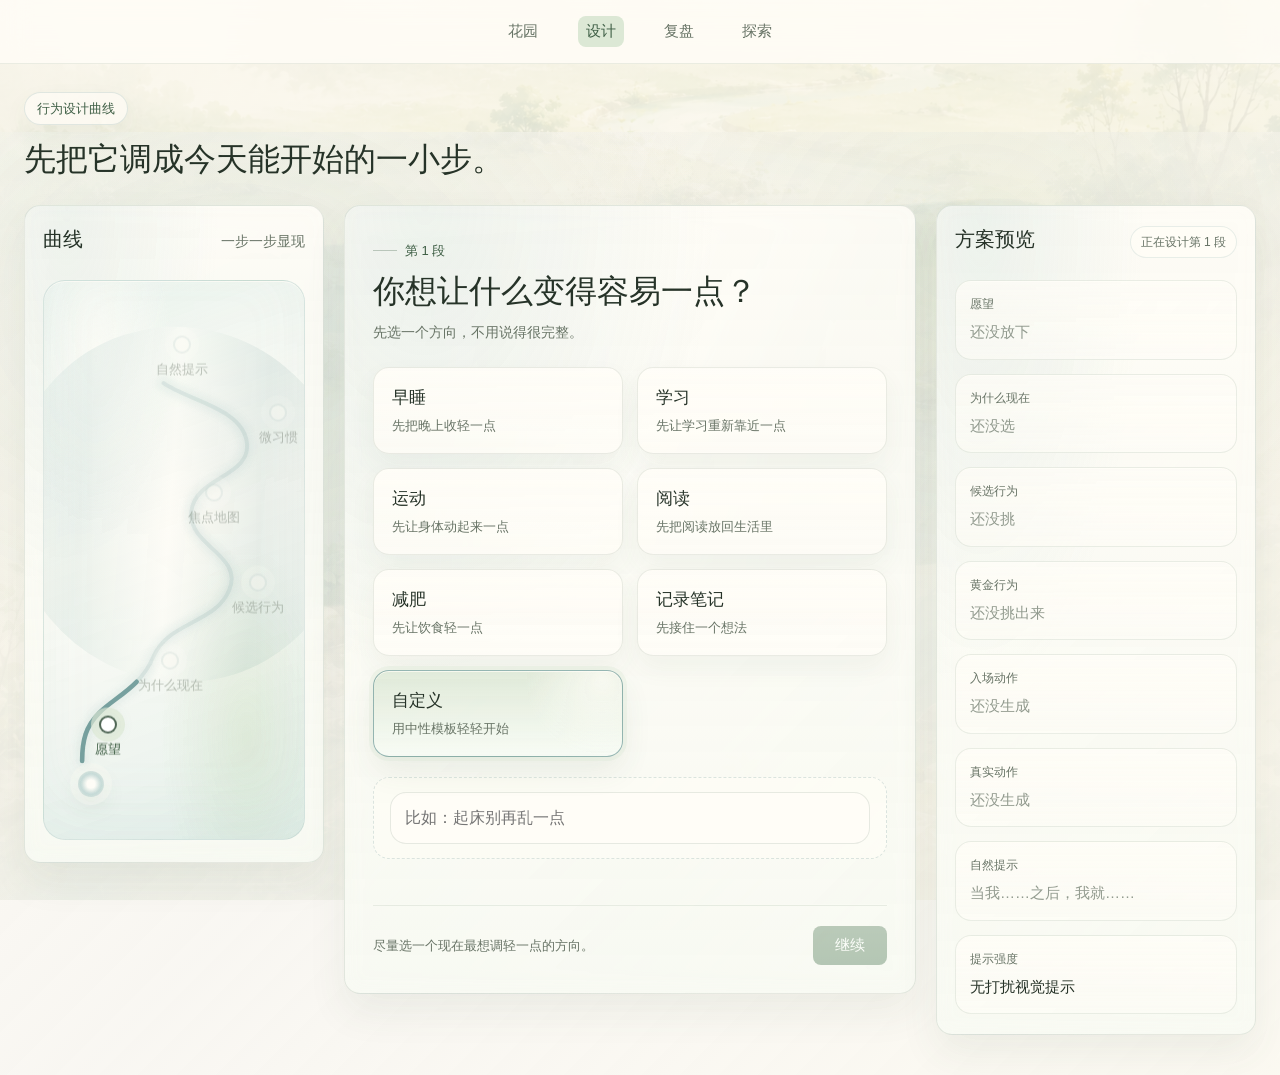
<file: create.html>
<!doctype html>
<html lang="zh-CN">
<head>
  <meta charset="utf-8" />
  <meta name="viewport" content="width=device-width,initial-scale=1" />
  <title>行为设计曲线</title>
  <link rel="stylesheet" href="assets/css/base.css" />
  <link rel="stylesheet" href="assets/css/animations.css" />
  <link rel="stylesheet" href="assets/css/create.css" />
  <script defer src="assets/js/app-state.js"></script>
  <script defer src="assets/js/create-flow.js"></script>
</head>
<body class="river-bg-page">
  <div class="page-wrap">
    <nav class="top-nav" aria-label="主导航">
      <a href="index.html">花园</a>
      <a href="create.html" class="active">设计</a>
      <a href="review.html">复盘</a>
      <a href="explore.html">探索</a>
    </nav>

    <main class="main-content create-page fade-in">
      <div class="create-intro">
        <p class="create-kicker">行为设计曲线</p>
        <h1 class="page-title">先把它调成今天能开始的一小步。</h1>
      </div>

      <section class="create-layout" aria-label="行为设计">
        <aside class="curve-panel card" aria-labelledby="curve-title">
          <div class="curve-panel__header">
            <h2 id="curve-title" class="section-title">曲线</h2>
            <p class="helper-text">一步一步显现</p>
          </div>
          <div id="curve-board" class="curve-board"></div>
        </aside>

        <section class="workspace-panel" aria-live="polite">
          <div id="step-card" class="card step-card"></div>
        </section>

        <aside class="preview-panel card" aria-labelledby="preview-title">
          <div class="preview-panel__header">
            <h2 id="preview-title" class="section-title">方案预览</h2>
            <span id="preview-badge" class="preview-badge">先从愿望开始</span>
          </div>
          <div id="plan-preview" class="plan-preview"></div>
        </aside>
      </section>
    </main>
  </div>
</body>
</html>
</file>
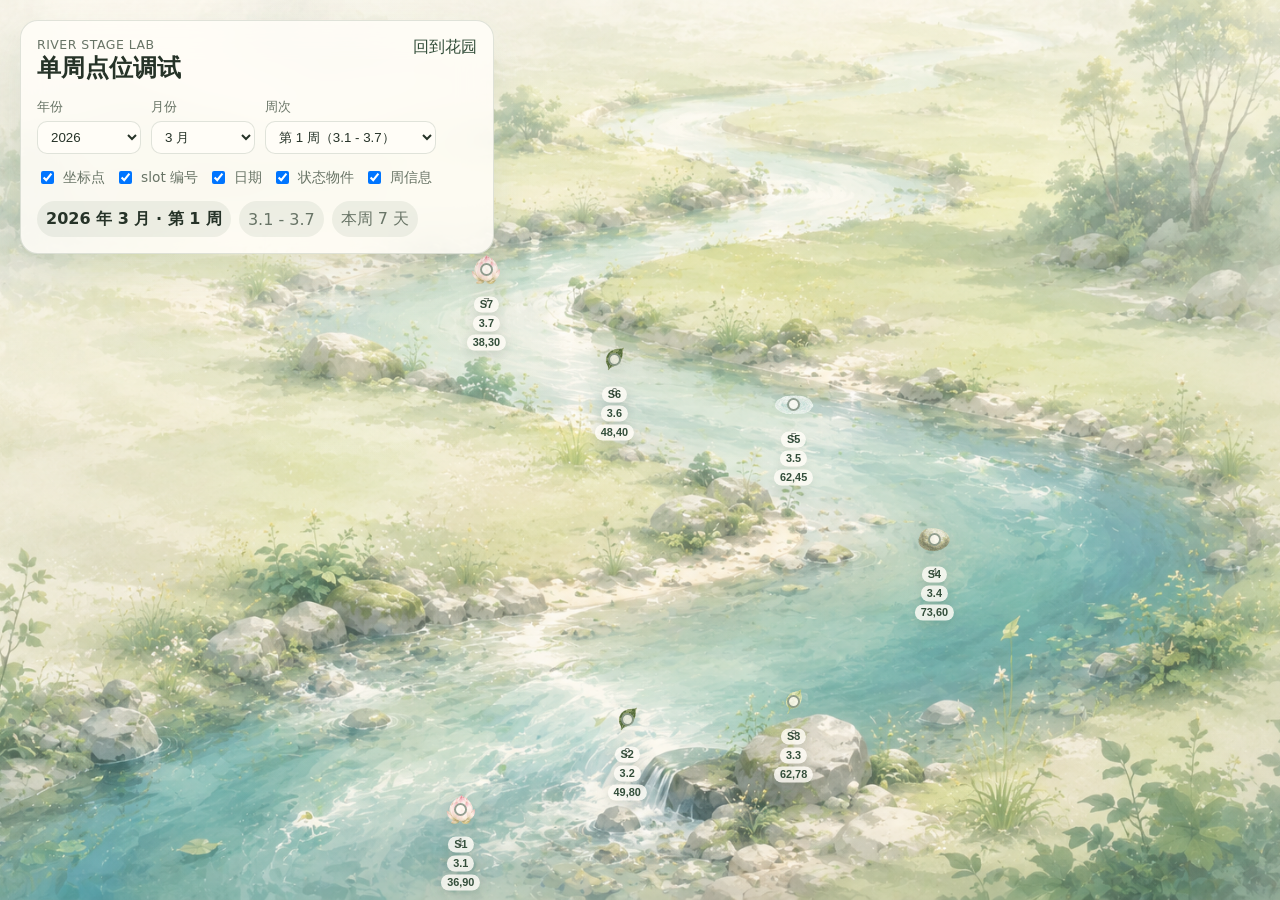
<file: river-lab.html>
<!DOCTYPE html>
<html lang="zh-CN">
<head>
  <meta charset="UTF-8">
  <meta name="viewport" content="width=device-width, initial-scale=1.0">
  <title>River Stage Lab</title>
  <link rel="stylesheet" href="assets/css/river-stage.css">
</head>
<body class="river-lab-page debug-show-coordinates debug-show-slot debug-show-date debug-show-assets debug-show-week">
  <main class="river-lab-shell">
    <section class="river-lab-panel" aria-label="河流点位调试">
      <div class="river-lab-panel__header">
        <div>
          <p class="river-lab-kicker">River Stage Lab</p>
          <h1>单周点位调试</h1>
        </div>
        <a class="river-lab-link" href="index.html">回到花园</a>
      </div>

      <div class="river-lab-controls">
        <label>
          年份
          <select id="labYear"></select>
        </label>
        <label>
          月份
          <select id="labMonth"></select>
        </label>
        <label>
          周次
          <select id="labWeek"></select>
        </label>
      </div>

      <div class="river-lab-debug" aria-label="Debug 模式">
        <label><input type="checkbox" data-debug-toggle="debug-show-coordinates" checked> 坐标点</label>
        <label><input type="checkbox" data-debug-toggle="debug-show-slot" checked> slot 编号</label>
        <label><input type="checkbox" data-debug-toggle="debug-show-date" checked> 日期</label>
        <label><input type="checkbox" data-debug-toggle="debug-show-assets" checked> 状态物件</label>
        <label><input type="checkbox" data-debug-toggle="debug-show-week" checked> 周信息</label>
      </div>

      <div id="labInfo" class="river-lab-info" aria-live="polite"></div>
    </section>

    <section id="riverLabStage" class="river-lab-stage" aria-label="河流背景单周点位"></section>
    <div id="riverLabTooltip" class="river-lab-tooltip" hidden></div>
  </main>

  <script src="assets/js/river-stage-model.js"></script>
  <script src="assets/js/river-stage-renderer.js"></script>
  <script>
    (function () {
      'use strict';

      var yearSelect = document.getElementById('labYear');
      var monthSelect = document.getElementById('labMonth');
      var weekSelect = document.getElementById('labWeek');
      var info = document.getElementById('labInfo');
      var stage = document.getElementById('riverLabStage');
      var tooltip = document.getElementById('riverLabTooltip');

      var statusSamples = ['real', 'entry', 'downgrade', 'missed', 'unrecorded', 'entry', 'real'];

      function pad2(value) {
        return String(value).padStart(2, '0');
      }

      function getMonthWeeks(year, monthIndex) {
        var monthEnd = new Date(year, monthIndex + 1, 0).getDate();
        var weeks = [];

        for (var startDay = 1; startDay <= monthEnd; startDay += 7) {
          var week = [];
          var endDay = Math.min(startDay + 6, monthEnd);

          for (var day = startDay; day <= endDay; day += 1) {
            week.push({
              year: year,
              monthIndex: monthIndex,
              day: day,
              dateISO: year + '-' + pad2(monthIndex + 1) + '-' + pad2(day)
            });
          }

          weeks.push(week);
        }

        return weeks;
      }

      function getStatusLabel(status) {
        return window.RiverStageModel.getStatusLabel(status);
      }

      function makeRecord(day, index) {
        var status = statusSamples[index % statusSamples.length];
        if (status === 'unrecorded') return null;
        return {
          date: day.dateISO,
          status: status,
          note: ''
        };
      }

      function fillSelects() {
        var currentYear = new Date().getFullYear();
        for (var year = currentYear - 2; year <= currentYear + 2; year += 1) {
          var yearOption = document.createElement('option');
          yearOption.value = String(year);
          yearOption.textContent = String(year);
          yearSelect.appendChild(yearOption);
        }

        for (var month = 0; month < 12; month += 1) {
          var monthOption = document.createElement('option');
          monthOption.value = String(month);
          monthOption.textContent = String(month + 1) + ' 月';
          monthSelect.appendChild(monthOption);
        }

        yearSelect.value = '2026';
        monthSelect.value = '2';
      }

      function updateWeekOptions() {
        var year = Number(yearSelect.value);
        var monthIndex = Number(monthSelect.value);
        var previous = Number(weekSelect.value || 0);
        var weeks = getMonthWeeks(year, monthIndex);

        weekSelect.replaceChildren();
        weeks.forEach(function (week, index) {
          var first = week[0];
          var last = week[week.length - 1];
          var option = document.createElement('option');
          option.value = String(index);
          option.textContent = '第 ' + (index + 1) + ' 周（' + (monthIndex + 1) + '.' + first.day + ' - ' + (monthIndex + 1) + '.' + last.day + '）';
          weekSelect.appendChild(option);
        });

        weekSelect.value = String(Math.min(previous, weeks.length - 1));
      }

      function renderInfo(year, monthIndex, weekIndex, week) {
        var first = week[0];
        var last = week[week.length - 1];
        info.innerHTML = '';

        var title = document.createElement('strong');
        title.textContent = year + ' 年 ' + (monthIndex + 1) + ' 月 · 第 ' + (weekIndex + 1) + ' 周';
        info.appendChild(title);

        var range = document.createElement('span');
        range.textContent = (monthIndex + 1) + '.' + first.day + ' - ' + (monthIndex + 1) + '.' + last.day;
        info.appendChild(range);

        var count = document.createElement('span');
        count.textContent = '本周 ' + week.length + ' 天';
        info.appendChild(count);
      }

      function renderLab() {
        var year = Number(yearSelect.value);
        var monthIndex = Number(monthSelect.value);
        var weeks = getMonthWeeks(year, monthIndex);
        var weekIndex = Math.min(Number(weekSelect.value || 0), weeks.length - 1);
        var week = weeks[weekIndex] || [];
        var layer;

        window.RiverStageRenderer.renderRiverBackground(stage, { mode: 'lab' });
        layer = stage.querySelector('.river-stage__record-layer');
        window.RiverStageRenderer.clearRiverLayer(stage);

        week.forEach(function (day, index) {
          var slot = window.RiverStageRenderer.RIVER_WEEK_SLOTS[index];
          var record = makeRecord(day, index);
          var item = window.RiverStageRenderer.renderRiverItem(layer, {
            dateISO: day.dateISO,
            day: day.day,
            slot: slot.slot,
            x: slot.x,
            y: slot.y
          }, record, {});
          var status = record ? record.status : 'unrecorded';

          item.dataset.week = String(weekIndex + 1);
          item.dataset.coordinates = 'x ' + slot.x + ' / y ' + slot.y;
          item.dataset.statusLabel = getStatusLabel(status);

          var meta = document.createElement('span');
          meta.className = 'river-lab-marker-meta';
          meta.innerHTML = '<b class="river-lab-slot">S' + slot.slot + '</b><b class="river-lab-date">' + (monthIndex + 1) + '.' + day.day + '</b><b class="river-lab-coordinates">' + slot.x + ',' + slot.y + '</b>';
          item.appendChild(meta);
        });

        renderInfo(year, monthIndex, weekIndex, week);
      }

      function showTooltip(event) {
        var item = event.target.closest('[data-river-item="true"]');
        if (!item) return;

        tooltip.innerHTML = '';
        [
          item.dataset.date,
          '第 ' + item.dataset.week + ' 周',
          'slot ' + item.dataset.slot,
          item.dataset.statusLabel,
          item.dataset.coordinates
        ].forEach(function (line) {
          var row = document.createElement('div');
          row.textContent = line;
          tooltip.appendChild(row);
        });

        tooltip.hidden = false;
        tooltip.style.left = event.clientX + 14 + 'px';
        tooltip.style.top = event.clientY + 14 + 'px';
      }

      function hideTooltip() {
        tooltip.hidden = true;
      }

      function bindEvents() {
        yearSelect.addEventListener('change', function () {
          updateWeekOptions();
          renderLab();
        });
        monthSelect.addEventListener('change', function () {
          updateWeekOptions();
          renderLab();
        });
        weekSelect.addEventListener('change', renderLab);

        document.querySelectorAll('[data-debug-toggle]').forEach(function (toggle) {
          toggle.addEventListener('change', function () {
            document.body.classList.toggle(toggle.dataset.debugToggle, toggle.checked);
          });
        });

        stage.addEventListener('mousemove', showTooltip);
        stage.addEventListener('mouseleave', hideTooltip);
      }

      fillSelects();
      updateWeekOptions();
      bindEvents();
      renderLab();
    })();
  </script>
</body>
</html>
</file>
<file: assets/css/base.css>
/* ========================================
   base.css — global variables, reset,
   typography, layout, buttons, cards, nav
   ======================================== */

/* ----- CSS custom properties ----- */
:root {
  /* background & surface */
  --color-bg: #f7f3ea;
  --color-surface: #fffdf7;
  --color-surface-soft: #f0eadf;
  --color-surface-warm: #fff9ee;

  /* primary — sage / moss green */
  --color-primary: #6f8f72;
  --color-primary-dark: #3f5f46;
  --color-primary-light: #dce8d5;

  /* wood / leaf accents */
  --color-wood: #a9825a;
  --color-leaf: #7fa86b;
  --color-leaf-pale: #bed4a9;
  --color-yellow-leaf: #d7b56d;
  --color-glow: #f4df9b;

  /* text */
  --color-text: #263328;
  --color-text-soft: #687466;

  /* border & shadow */
  --color-border: rgba(63, 95, 70, 0.16);
  --color-border-soft: rgba(63, 95, 70, 0.10);
  --shadow-soft: 0 18px 42px rgba(63, 95, 70, 0.10);
  --shadow-card: 0 10px 26px rgba(63, 95, 70, 0.08);
  --shadow-card-hover: 0 16px 34px rgba(63, 95, 70, 0.13);

  /* radius */
  --radius-sm: 8px;
  --radius-md: 16px;
  --radius-lg: 22px;
  --radius-pill: 999px;

  /* motion */
  --motion-fast: 140ms ease;
  --motion-card: 200ms ease;
  --motion-page: 340ms ease;

  /* spacing */
  --space-xs: 4px;
  --space-sm: 8px;
  --space-md: 16px;
  --space-lg: 24px;
  --space-xl: 32px;
  --space-2xl: 48px;
  --max-width: 960px;
}

/* ----- reset ----- */
*, *::before, *::after {
  box-sizing: border-box;
  margin: 0;
  padding: 0;
}

html, body {
  height: 100%;
}

body {
  background:
    radial-gradient(circle at 18% 0%, rgba(244, 223, 155, 0.18), transparent 28%),
    radial-gradient(circle at 90% 12%, rgba(220, 232, 213, 0.34), transparent 30%),
    linear-gradient(180deg, #fbf8ef 0%, var(--color-bg) 46%, #f4efe5 100%);
  background-attachment: fixed;
  color: var(--color-text);
  font-family:
    -apple-system,
    BlinkMacSystemFont,
    "Segoe UI",
    "PingFang SC",
    "Microsoft YaHei",
    sans-serif;
  font-size: 16px;
  line-height: 1.5;
  -webkit-font-smoothing: antialiased;
}

/* ----- river background utility (shared by create, review, explore) ----- */
.river-bg-page {
  background-image:
    linear-gradient(rgba(250, 247, 237, 0.74), rgba(250, 247, 237, 0.82)),
    url("../images/river-stage-bg.png");
  background-size: cover;
  background-position: center;
  background-attachment: fixed;
}

img, svg {
  display: block;
  max-width: 100%;
}

a {
  color: var(--color-primary-dark);
  text-decoration: none;
}
a:hover {
  color: var(--color-primary);
}

/* ----- page wrapper ----- */
.page-wrap {
  min-height: 100vh;
  display: flex;
  flex-direction: column;
}

/* ----- top navigation ----- */
.top-nav {
  display: flex;
  align-items: center;
  justify-content: center;
  gap: var(--space-xl);
  padding: var(--space-md) var(--space-lg);
  background: rgba(255, 253, 247, 0.82);
  border-bottom: 1px solid rgba(63, 95, 70, 0.10);
  backdrop-filter: blur(14px);
}
.top-nav a {
  font-size: 15px;
  color: var(--color-text-soft);
  padding: var(--space-xs) var(--space-sm);
  border-radius: var(--radius-sm);
  transition: color var(--motion-fast), background var(--motion-fast), transform var(--motion-fast);
}
.top-nav a:hover,
.top-nav a.active {
  color: var(--color-primary-dark);
  background: var(--color-primary-light);
}
.top-nav a:hover {
  transform: translateY(-1px);
}

/* ----- main content ----- */
.main-content {
  flex: 1;
  max-width: var(--max-width);
  width: 100%;
  margin: 0 auto;
  padding: var(--space-xl) var(--space-lg);
}

/* ----- typography ----- */
.page-title {
  font-size: 32px;
  font-weight: 500;
  color: var(--color-text);
  margin-bottom: var(--space-sm);
}
.section-title {
  font-size: 20px;
  font-weight: 500;
  color: var(--color-text);
  margin-bottom: var(--space-sm);
}
.helper-text {
  font-size: 14px;
  color: var(--color-text-soft);
}

/* ----- cards ----- */
.card {
  background:
    radial-gradient(circle at top left, rgba(244, 223, 155, 0.13), transparent 36%),
    linear-gradient(180deg, rgba(255, 253, 247, 0.98), rgba(255, 249, 238, 0.96));
  border: 1px solid var(--color-border-soft);
  border-radius: var(--radius-md);
  padding: var(--space-lg);
  box-shadow: var(--shadow-card);
  transition: transform var(--motion-card), box-shadow var(--motion-card), border-color var(--motion-card), background var(--motion-card);
}
.card:hover {
  transform: translateY(-2px);
  box-shadow: var(--shadow-card-hover);
  border-color: rgba(111, 143, 114, 0.20);
}
.card--active {
  border-color: var(--color-primary);
  background: var(--color-primary-light);
}
.card--pale {
  background: #f8faf5;
  border-color: var(--color-leaf-pale);
}

/* ----- buttons ----- */
.btn {
  display: inline-flex;
  align-items: center;
  justify-content: center;
  gap: var(--space-xs);
  padding: 10px 22px;
  font-size: 15px;
  font-family: inherit;
  font-weight: 500;
  border: none;
  border-radius: var(--radius-sm);
  cursor: pointer;
  transition: transform var(--motion-fast), box-shadow var(--motion-fast), background var(--motion-fast), border-color var(--motion-fast), color var(--motion-fast);
  user-select: none;
}
.btn:hover {
  transform: translateY(-1px);
}
.btn:active {
  transform: translateY(0) scale(0.98);
}
.btn--primary {
  background: linear-gradient(180deg, var(--color-primary), #628768);
  color: #fff;
  box-shadow: 0 8px 18px rgba(63, 95, 70, 0.18);
}
.btn--primary:hover {
  background: linear-gradient(180deg, #668b69, var(--color-primary-dark));
  box-shadow: 0 12px 24px rgba(63, 95, 70, 0.22);
}
.btn--secondary {
  background: var(--color-surface-soft);
  color: var(--color-text);
  border: 1px solid var(--color-border);
}
.btn--secondary:hover {
  background: var(--color-primary-light);
  border-color: rgba(111, 143, 114, 0.26);
}
.btn--ghost {
  background: transparent;
  color: var(--color-text-soft);
}
.btn--ghost:hover {
  color: var(--color-text);
  background: var(--color-surface-soft);
}
.btn--small {
  padding: 6px 14px;
  font-size: 13px;
}
.btn--large {
  padding: 14px 28px;
  font-size: 17px;
  border-radius: var(--radius-md);
}

/* ----- chip / tag ----- */
.chip {
  display: inline-flex;
  align-items: center;
  padding: 6px 14px;
  font-size: 14px;
  border-radius: var(--radius-pill);
  border: 1px solid var(--color-border);
  background: var(--color-surface);
  color: var(--color-text-soft);
  cursor: pointer;
  transition: background var(--motion-fast), border-color var(--motion-fast), color var(--motion-fast), transform var(--motion-fast);
  user-select: none;
}
.chip:hover {
  border-color: var(--color-primary);
  color: var(--color-primary-dark);
  transform: translateY(-1px);
}
.chip--active {
  background: var(--color-primary-light);
  border-color: var(--color-primary);
  color: var(--color-primary-dark);
}

/* ----- empty state ----- */
.empty-state {
  display: flex;
  flex-direction: column;
  align-items: center;
  justify-content: center;
  text-align: center;
  padding: var(--space-2xl) var(--space-lg);
  gap: var(--space-lg);
}

/* ----- utility ----- */
.sr-only {
  position: absolute;
  width: 1px; height: 1px;
  overflow: hidden;
  clip: rect(0 0 0 0);
  white-space: nowrap;
  border: 0;
}

button,
input {
  -webkit-tap-highlight-color: transparent;
}

:focus-visible {
  outline: 3px solid rgba(111, 143, 114, 0.28);
  outline-offset: 3px;
}

button:disabled,
.btn:disabled {
  transform: none;
  box-shadow: none;
}

@media (max-width: 640px) {
  body,
  .river-bg-page {
    background-attachment: scroll;
  }

  .top-nav {
    gap: var(--space-md);
    padding: 12px var(--space-md);
  }

  .main-content {
    padding: var(--space-lg) var(--space-md);
  }

  .page-title {
    font-size: 28px;
  }
}
</file>
<file: assets/css/animations.css>
/* ========================================
   animations.css — shared motion helpers
   ======================================== */

/* ----- page fade-in ----- */
.fade-in {
  animation: fadeIn var(--motion-page, 340ms ease) both;
}
@keyframes fadeIn {
  from { opacity: 0; transform: translateY(8px); }
  to   { opacity: 1; transform: translateY(0); }
}

/* ----- card hover (companion to base .card) ----- */
.card-lift {
  transition: transform var(--motion-card, 200ms ease), box-shadow var(--motion-card, 200ms ease);
}
.card-lift:hover {
  transform: translateY(-2px);
  box-shadow: var(--shadow-card-hover);
}

/* ----- button press ring ----- */
.btn-press {
  transition: transform var(--motion-fast, 140ms ease);
}
.btn-press:active {
  transform: translateY(0) scale(0.98);
}

/* ----- node glow ----- */
.node-glow {
  animation: nodeGlow 2.6s ease-in-out infinite;
}
@keyframes nodeGlow {
  0%, 100% { box-shadow: 0 0 0 8px rgba(220, 232, 213, 0.58), 0 0 12px rgba(111, 143, 114, 0.14); }
  50%      { box-shadow: 0 0 0 11px rgba(220, 232, 213, 0.76), 0 0 20px rgba(244, 223, 155, 0.26); }
}

/* ----- leaf grow ----- */
.leaf-grow {
  animation: leafGrow 0.58s cubic-bezier(0.2, 0.75, 0.25, 1) both;
}
@keyframes leafGrow {
  from { opacity: 0; transform: rotate(var(--leaf-rotate, 0deg)) scale(0.78) translateY(4px); }
  to   { opacity: 1; transform: rotate(var(--leaf-rotate, 0deg)) scale(1) translateY(0); }
}

/* ----- soft glow pulse (for glow / aura) ----- */
.glow-pulse {
  animation: glowPulse 2.8s ease-in-out infinite;
}
@keyframes glowPulse {
  0%, 100% { opacity: 0.5; }
  50%      { opacity: 1; }
}

/* ----- tooltip / popover fade ----- */
.tooltip-fade {
  animation: tooltipFade 0.16s ease both;
}
@keyframes tooltipFade {
  from { opacity: 0; transform: translateY(4px); }
  to   { opacity: 1; transform: translateY(0); }
}

/* ----- yellow leaf (gentle, not alarming) ----- */
.leaf-yellow-fade {
  animation: leafYellowFade 0.66s ease both;
}
@keyframes leafYellowFade {
  from { opacity: 0; transform: rotate(var(--leaf-rotate, 0deg)) translateY(-4px) scale(0.84); }
  to   { opacity: 1; transform: rotate(var(--leaf-rotate, 0deg)) translateY(0) scale(1); }
}

/* ----- reduced motion ----- */
@media (prefers-reduced-motion: reduce) {
  *, *::before, *::after {
    animation-duration: 0.01ms !important;
    transition-duration: 0.01ms !important;
  }
}
</file>
<file: assets/css/create.css>
.create-page {
  max-width: 1320px;
  padding-top: 28px;
  padding-bottom: 40px;
  position: relative;
  isolation: isolate;
}

.create-page::before,
.create-page::after {
  content: "";
  position: fixed;
  pointer-events: none;
  z-index: -1;
}

.create-page::before {
  inset: 68px 0 0;
  background:
    radial-gradient(ellipse at 18% 18%, rgba(143, 183, 182, 0.14), transparent 34%),
    radial-gradient(ellipse at 76% 12%, rgba(168, 199, 149, 0.10), transparent 30%),
    linear-gradient(135deg, rgba(250, 247, 237, 0.72), rgba(245, 242, 235, 0.64) 46%, rgba(250, 247, 237, 0.76));
}

.create-page::after {
  left: 8vw;
  right: 8vw;
  top: 160px;
  height: 360px;
  border-radius: 999px;
  background:
    linear-gradient(110deg, transparent 4%, rgba(143, 183, 182, 0.16) 28%, rgba(255, 253, 247, 0.48) 48%, rgba(95, 143, 142, 0.12) 66%, transparent 92%);
  filter: blur(1px);
  opacity: 0.7;
  transform: rotate(-4deg);
}

.create-intro {
  margin-bottom: 22px;
}

.create-kicker {
  display: inline-flex;
  align-items: center;
  gap: 8px;
  margin-bottom: 10px;
  padding: 6px 12px;
  border-radius: var(--radius-pill);
  background: rgba(255, 253, 247, 0.68);
  border: 1px solid rgba(95, 143, 142, 0.18);
  color: var(--color-primary-dark);
  font-size: 13px;
  box-shadow: 0 10px 24px rgba(63, 95, 70, 0.06);
}

.create-layout {
  display: grid;
  grid-template-columns: 300px minmax(0, 1fr) 320px;
  gap: 20px;
  align-items: start;
}

.curve-panel,
.preview-panel,
.step-card {
  background:
    radial-gradient(ellipse at 14% 0%, rgba(143, 183, 182, 0.14), transparent 42%),
    linear-gradient(180deg, rgba(255, 253, 247, 0.9), rgba(248, 251, 244, 0.78));
  border-color: rgba(63, 95, 70, 0.12);
  box-shadow: 0 18px 38px rgba(63, 95, 70, 0.08);
  backdrop-filter: blur(10px);
}

.curve-panel,
.preview-panel {
  position: sticky;
  top: 20px;
}

.curve-panel {
  padding: 18px 18px 22px;
}

.curve-panel__header,
.preview-panel__header {
  display: flex;
  align-items: baseline;
  justify-content: space-between;
  gap: 12px;
  margin-bottom: 18px;
}

.curve-board {
  position: relative;
  width: min(100%, 300px);
  margin: 0 auto;
  min-height: 560px;
  border-radius: var(--radius-lg);
  overflow: hidden;
  background:
    radial-gradient(ellipse at 20% 14%, rgba(255, 253, 247, 0.7), transparent 26%),
    radial-gradient(ellipse at 78% 82%, rgba(168, 199, 149, 0.24), transparent 30%),
    linear-gradient(160deg, rgba(232, 242, 237, 0.86), rgba(255, 253, 247, 0.66) 45%, rgba(223, 237, 232, 0.74));
  border: 1px solid rgba(95, 143, 142, 0.18);
  box-shadow:
    inset 0 1px 0 rgba(255, 253, 247, 0.7),
    inset 0 -28px 60px rgba(143, 183, 182, 0.08);
}

.curve-board::before {
  content: "";
  position: absolute;
  inset: 8% -18% auto -14%;
  height: 64%;
  border-radius: 50%;
  background:
    linear-gradient(112deg, transparent 3%, rgba(143, 183, 182, 0.18) 28%, rgba(255, 253, 247, 0.44) 48%, rgba(95, 143, 142, 0.14) 68%, transparent 94%);
  transform: rotate(-18deg);
  opacity: 0.84;
}

.curve-board__grain {
  position: absolute;
  inset: 0;
  background-image:
    radial-gradient(rgba(63, 95, 70, 0.08) 0.7px, transparent 0.7px);
  background-size: 20px 20px;
  opacity: 0.13;
  pointer-events: none;
}

.curve-svg {
  position: absolute;
  inset: 0;
  width: 100%;
  height: 100%;
  overflow: visible;
}

.curve-track,
.curve-glow,
.curve-progress {
  fill: none;
  stroke-linecap: round;
  stroke-linejoin: round;
  vector-effect: non-scaling-stroke;
}

.curve-track {
  stroke: rgba(95, 143, 142, 0.13);
  stroke-width: 4;
}

.curve-glow {
  stroke: rgba(143, 183, 182, 0.18);
  stroke-width: 13;
  filter: blur(4px);
  opacity: 0.7;
}

.curve-progress {
  stroke: rgba(95, 143, 142, 0.82);
  stroke-width: 4.6;
  stroke-dasharray: 600;
  stroke-dashoffset: 600;
  opacity: 0.96;
  transition: stroke-dashoffset 0.68s cubic-bezier(0.22, 0.72, 0.2, 1);
}

.curve-node {
  position: absolute;
  width: 94px;
  transform: translate(-50%, -50%) scale(0.92);
  display: flex;
  flex-direction: column;
  align-items: center;
  gap: 8px;
  border: 0;
  background: transparent;
  color: var(--color-text-soft);
  cursor: default;
  opacity: 0;
  animation: curveNodeIn 0.42s ease forwards;
  animation-delay: var(--node-delay, 0.18s);
  transform-origin: center top;
}

.curve-node::before {
  content: "";
  width: 18px;
  height: 18px;
  border-radius: 50%;
  background: rgba(255, 253, 247, 0.92);
  border: 2px solid rgba(95, 143, 142, 0.24);
  box-shadow: 0 0 0 8px rgba(255, 253, 247, 0.34);
  transition: transform var(--motion-card), background var(--motion-card), border-color var(--motion-card), box-shadow var(--motion-card);
}

.curve-node__label {
  font-size: 13px;
  line-height: 1.3;
  text-align: center;
  opacity: 0;
  transform: translateY(4px);
  animation: curveLabelIn 0.36s ease forwards;
  animation-delay: calc(var(--node-delay, 0.18s) + 0.12s);
}

.curve-node.is-hint {
  animation-name: curveNodeHintIn;
}

.curve-node.is-complete,
.curve-node.is-current {
  color: var(--color-primary-dark);
}

.curve-node.is-complete {
  cursor: pointer;
}

.curve-node.is-complete::before {
  background: rgba(220, 232, 213, 0.96);
  border-color: rgba(95, 143, 142, 0.72);
  box-shadow:
    0 0 0 8px rgba(220, 232, 213, 0.34),
    0 6px 14px rgba(63, 95, 70, 0.09);
}

.curve-node.is-complete:hover::before {
  transform: scale(1.08);
}

.curve-node.is-current::before {
  background: #fff;
  border-color: rgba(52, 79, 59, 0.86);
  box-shadow:
    0 0 0 8px rgba(220, 232, 213, 0.68),
    0 0 18px rgba(95, 143, 142, 0.18);
  animation: nodeGlow 2.6s ease-in-out infinite;
}

.curve-node.is-current {
  cursor: pointer;
}

.curve-start {
  position: absolute;
  left: 34px;
  bottom: 42px;
  width: 26px;
  height: 26px;
  border-radius: 50%;
  background:
    radial-gradient(circle, rgba(255, 253, 247, 0.95) 22%, rgba(143, 183, 182, 0.42) 56%, rgba(95, 143, 142, 0.16) 78%);
  box-shadow:
    0 0 0 8px rgba(255, 253, 247, 0.22),
    0 10px 24px rgba(63, 95, 70, 0.1);
  opacity: 0;
  animation: curveStartIn 0.42s ease 0.08s forwards;
}

@keyframes curveNodeIn {
  from {
    opacity: 0;
    transform: translate(-50%, -50%) scale(0.92);
  }
  to {
    opacity: 1;
    transform: translate(-50%, -50%) scale(1);
  }
}

@keyframes curveNodeHintIn {
  from {
    opacity: 0;
    transform: translate(-50%, -50%) scale(0.92);
  }
  to {
    opacity: 0.42;
    transform: translate(-50%, -50%) scale(1);
  }
}

@keyframes curveLabelIn {
  from {
    opacity: 0;
    transform: translateY(4px);
  }
  to {
    opacity: 1;
    transform: translateY(0);
  }
}

@keyframes curveStartIn {
  from {
    opacity: 0;
    transform: scale(0.9);
  }
  to {
    opacity: 1;
    transform: scale(1);
  }
}

.step-card {
  min-height: 620px;
  padding: 28px;
  display: flex;
  flex-direction: column;
}

.step-head {
  margin-bottom: 24px;
}

.step-index {
  display: inline-flex;
  align-items: center;
  gap: 8px;
  margin-bottom: 12px;
  color: var(--color-primary-dark);
  font-size: 13px;
}

.step-index::before {
  content: "";
  width: 24px;
  height: 1px;
  background: rgba(63, 95, 70, 0.3);
}

.step-question {
  font-size: 32px;
  line-height: 1.24;
  font-weight: 500;
  letter-spacing: 0;
}

.step-helper {
  margin-top: 10px;
  font-size: 14px;
  color: var(--color-text-soft);
}

.step-body {
  display: flex;
  flex-direction: column;
  gap: 20px;
  flex: 1;
}

.option-grid {
  display: grid;
  grid-template-columns: repeat(2, minmax(0, 1fr));
  gap: 14px;
}

.option-card {
  position: relative;
  padding: 18px;
  border-radius: var(--radius-md);
  border: 1px solid rgba(63, 95, 70, 0.11);
  background:
    linear-gradient(180deg, rgba(255, 253, 247, 0.94), rgba(255, 253, 247, 0.78));
  box-shadow: 0 12px 26px rgba(63, 95, 70, 0.06);
  cursor: pointer;
  text-align: left;
  transition: transform var(--motion-card), box-shadow var(--motion-card), border-color var(--motion-card), background var(--motion-card);
}

.option-card:hover {
  transform: translateY(-2px);
  box-shadow: 0 16px 30px rgba(63, 95, 70, 0.09);
  border-color: rgba(95, 143, 142, 0.36);
  background:
    linear-gradient(180deg, rgba(255, 253, 247, 0.98), rgba(244, 249, 242, 0.88));
}

.option-card.is-selected {
  border-color: rgba(95, 143, 142, 0.64);
  background:
    radial-gradient(circle at 92% 10%, rgba(255, 253, 247, 0.72), transparent 32%),
    linear-gradient(180deg, rgba(220, 232, 213, 0.84), rgba(247, 251, 244, 0.94));
  box-shadow:
    inset 0 1px 0 rgba(255, 253, 247, 0.78),
    0 0 0 4px rgba(220, 232, 213, 0.34),
    0 14px 30px rgba(63, 95, 70, 0.09);
}

.option-card__title {
  font-size: 17px;
  font-weight: 500;
  color: var(--color-text);
}

.option-card__meta,
.option-card__desc {
  margin-top: 8px;
  font-size: 13px;
  color: var(--color-text-soft);
}

.option-card__badge {
  position: absolute;
  top: 16px;
  right: 16px;
  padding: 5px 10px;
  border-radius: var(--radius-pill);
  background: rgba(220, 232, 213, 0.9);
  color: var(--color-primary-dark);
  font-size: 12px;
}

.inline-editor {
  display: flex;
  flex-wrap: wrap;
  gap: 10px;
  align-items: center;
  padding: 14px 16px;
  border-radius: var(--radius-md);
  background: rgba(255, 253, 247, 0.58);
  border: 1px dashed rgba(95, 143, 142, 0.22);
  transition: border-color var(--motion-fast), background var(--motion-fast), box-shadow var(--motion-fast);
}

.inline-editor.is-active {
  border-color: rgba(95, 143, 142, 0.52);
  background: rgba(220, 232, 213, 0.32);
  box-shadow: 0 0 0 4px rgba(220, 232, 213, 0.22);
}

.inline-editor.is-locked {
  background: rgba(255, 253, 247, 0.42);
  border-color: rgba(95, 143, 142, 0.14);
}

.inline-editor__state {
  flex-basis: 100%;
  min-height: 1.2em;
}

.field-input {
  width: 100%;
  padding: 13px 14px;
  border-radius: var(--radius-md);
  border: 1px solid rgba(63, 95, 70, 0.12);
  background: rgba(255, 253, 247, 0.86);
  color: var(--color-text);
  font: inherit;
  outline: none;
  transition: border-color var(--motion-fast), box-shadow var(--motion-fast);
}

.field-input:focus {
  border-color: rgba(95, 143, 142, 0.68);
  box-shadow: 0 0 0 4px rgba(220, 232, 213, 0.52);
}

.field-input:disabled {
  color: rgba(104, 116, 102, 0.72);
  background: rgba(240, 234, 223, 0.52);
  border-color: rgba(63, 95, 70, 0.08);
  cursor: not-allowed;
}

.field-input--compact {
  flex: 1;
  min-width: 180px;
}

.choice-row,
.selected-chips {
  display: flex;
  flex-wrap: wrap;
  gap: 10px;
}

.choice-pill {
  padding: 11px 16px;
  border: 1px solid rgba(63, 95, 70, 0.12);
  border-radius: var(--radius-pill);
  background: rgba(255, 253, 247, 0.86);
  color: var(--color-text);
  font: inherit;
  cursor: pointer;
  transition: transform var(--motion-fast), border-color var(--motion-fast), background var(--motion-fast), box-shadow var(--motion-fast);
}

.choice-pill:hover {
  transform: translateY(-1px);
  border-color: rgba(95, 143, 142, 0.46);
  background: rgba(247, 251, 244, 0.94);
}

.choice-pill.is-selected {
  background: rgba(220, 232, 213, 0.88);
  border-color: rgba(95, 143, 142, 0.7);
  color: var(--color-primary-dark);
  box-shadow:
    inset 0 1px 0 rgba(255, 253, 247, 0.72),
    0 0 0 4px rgba(220, 232, 213, 0.54),
    0 8px 18px rgba(63, 95, 70, 0.09);
  font-weight: 500;
}

.choice-pill.is-muted {
  opacity: 0.54;
  background: rgba(255, 253, 247, 0.56);
  border-color: rgba(63, 95, 70, 0.08);
}

.choice-pill.is-muted:hover {
  opacity: 0.82;
}

.selected-chip {
  display: inline-flex;
  align-items: center;
  gap: 8px;
  padding: 8px 12px;
  border-radius: var(--radius-pill);
  background: rgba(220, 232, 213, 0.72);
  border: 1px solid rgba(95, 143, 142, 0.16);
  color: var(--color-primary-dark);
  font-size: 14px;
}

.selected-chip__remove {
  border: 0;
  background: transparent;
  color: inherit;
  cursor: pointer;
  font-size: 14px;
  line-height: 1;
}

.focus-map {
  position: relative;
  min-height: 330px;
  border-radius: var(--radius-lg);
  overflow: hidden;
  background:
    radial-gradient(ellipse at 76% 18%, rgba(255, 253, 247, 0.54), transparent 22%),
    linear-gradient(150deg, rgba(255, 253, 247, 0.78), rgba(220, 232, 213, 0.18) 46%, rgba(143, 183, 182, 0.13));
  border: 1px solid rgba(95, 143, 142, 0.18);
}

.focus-map::before,
.focus-map::after {
  content: "";
  position: absolute;
  background: rgba(95, 143, 142, 0.14);
}

.focus-map::before {
  top: 50%;
  left: 20px;
  right: 20px;
  height: 1px;
}

.focus-map::after {
  top: 20px;
  bottom: 20px;
  left: 50%;
  width: 1px;
}

.focus-map__golden {
  position: absolute;
  top: 16px;
  right: 18px;
  width: 34%;
  height: 36%;
  border-radius: 28px;
  background: rgba(220, 232, 213, 0.3);
  border: 1px dashed rgba(95, 143, 142, 0.28);
}

.focus-map__axis {
  position: absolute;
  font-size: 12px;
  color: var(--color-text-soft);
}

.focus-map__axis--x {
  right: 18px;
  bottom: 12px;
}

.focus-map__axis--y {
  left: 14px;
  top: 14px;
}

.map-token {
  position: absolute;
  transform: translate(-50%, -50%);
  padding: 10px 12px;
  border-radius: var(--radius-md);
  border: 1px solid rgba(63, 95, 70, 0.12);
  background: rgba(255, 253, 247, 0.92);
  color: var(--color-text);
  font-size: 13px;
  line-height: 1.2;
  box-shadow: 0 12px 22px rgba(63, 95, 70, 0.08);
  cursor: grab;
  user-select: none;
  touch-action: none;
  transition: box-shadow var(--motion-fast), border-color var(--motion-fast), background var(--motion-fast), filter var(--motion-fast);
}

.map-token:hover {
  filter: brightness(1.01);
  border-color: rgba(95, 143, 142, 0.48);
}

.map-token.is-selected {
  background: rgba(220, 232, 213, 0.96);
  border-color: rgba(95, 143, 142, 0.72);
  color: var(--color-primary-dark);
  box-shadow:
    0 0 0 4px rgba(220, 232, 213, 0.42),
    0 14px 28px rgba(63, 95, 70, 0.1);
}

.map-token.is-dragging {
  cursor: grabbing;
  box-shadow: 0 16px 28px rgba(63, 95, 70, 0.16);
  z-index: 4;
}

.focus-tip {
  display: flex;
  align-items: flex-start;
  gap: 12px;
  padding: 14px 16px;
  border-radius: var(--radius-md);
  background: rgba(255, 253, 247, 0.58);
  border: 1px solid rgba(95, 143, 142, 0.12);
  color: var(--color-text-soft);
  font-size: 14px;
}

.focus-tip::before {
  content: "";
  width: 10px;
  height: 10px;
  margin-top: 5px;
  border-radius: 50%;
  background: var(--color-glow);
  box-shadow: 0 0 0 8px rgba(244, 223, 155, 0.18);
}

.micro-card {
  display: flex;
  flex-direction: column;
  gap: 14px;
}

.micro-card__pair {
  padding: 12px 14px;
  border-radius: var(--radius-md);
  background: rgba(255, 253, 247, 0.58);
  border: 1px solid rgba(95, 143, 142, 0.1);
}

.micro-card__label {
  display: block;
  margin-bottom: 6px;
  font-size: 12px;
  color: var(--color-text-soft);
}

.prompt-preview {
  padding: 16px 18px;
  border-radius: var(--radius-md);
  background:
    linear-gradient(135deg, rgba(220, 232, 213, 0.5), rgba(255, 253, 247, 0.62));
  border: 1px solid rgba(95, 143, 142, 0.14);
  color: var(--color-primary-dark);
  font-size: 16px;
  line-height: 1.5;
}

.step-footer {
  display: flex;
  align-items: center;
  justify-content: space-between;
  gap: 14px;
  margin-top: 26px;
  padding-top: 20px;
  border-top: 1px solid rgba(63, 95, 70, 0.1);
}

.step-footer__hint {
  font-size: 13px;
  color: var(--color-text-soft);
}

.step-actions {
  display: flex;
  align-items: center;
  gap: 10px;
}

.preview-panel {
  padding: 18px 18px 20px;
}

.preview-badge {
  display: inline-flex;
  align-items: center;
  padding: 6px 10px;
  border-radius: var(--radius-pill);
  background: rgba(255, 253, 247, 0.58);
  border: 1px solid rgba(95, 143, 142, 0.14);
  color: var(--color-text-soft);
  font-size: 12px;
}

.plan-preview {
  display: flex;
  flex-direction: column;
  gap: 14px;
}

.preview-block {
  padding: 14px 14px 15px;
  border-radius: var(--radius-md);
  border: 1px solid rgba(63, 95, 70, 0.1);
  background:
    linear-gradient(180deg, rgba(255, 253, 247, 0.76), rgba(255, 253, 247, 0.54));
  box-shadow: inset 0 1px 0 rgba(255, 253, 247, 0.52);
}

.preview-block__label {
  display: block;
  margin-bottom: 8px;
  font-size: 12px;
  color: var(--color-text-soft);
}

.preview-block__value {
  color: var(--color-text);
  font-size: 15px;
  line-height: 1.5;
}

.preview-block.is-empty .preview-block__value {
  color: rgba(104, 116, 102, 0.72);
}

.preview-chip-list {
  display: flex;
  flex-wrap: wrap;
  gap: 8px;
}

.preview-chip {
  padding: 6px 10px;
  border-radius: var(--radius-pill);
  background: rgba(220, 232, 213, 0.56);
  border: 1px solid rgba(95, 143, 142, 0.12);
  color: var(--color-text-soft);
  font-size: 12px;
}

.final-card {
  display: flex;
  flex-direction: column;
  gap: 18px;
  position: relative;
}

.final-card::before {
  content: "";
  position: absolute;
  inset: -8px -6px auto auto;
  width: 160px;
  height: 88px;
  border-radius: 999px;
  background: linear-gradient(120deg, rgba(143, 183, 182, 0.18), rgba(255, 253, 247, 0));
  pointer-events: none;
}

.final-card__title {
  font-size: 32px;
  line-height: 1.24;
  font-weight: 500;
}

.final-card__plan {
  display: grid;
  gap: 12px;
}

.final-card__row {
  display: grid;
  grid-template-columns: 92px 1fr;
  gap: 12px;
  padding: 12px 14px;
  border-radius: var(--radius-md);
  background:
    linear-gradient(180deg, rgba(255, 253, 247, 0.74), rgba(247, 251, 244, 0.54));
  border: 1px solid rgba(95, 143, 142, 0.12);
  box-shadow: inset 0 1px 0 rgba(255, 253, 247, 0.5);
}

.final-card__key {
  color: var(--color-text-soft);
  font-size: 13px;
}

.final-card__value {
  color: var(--color-text);
  font-size: 15px;
}

.final-card__trial {
  padding: 16px 18px;
  border-radius: var(--radius-md);
  background:
    radial-gradient(circle at 100% 0%, rgba(255, 253, 247, 0.68), transparent 28%),
    linear-gradient(135deg, rgba(220, 232, 213, 0.5), rgba(143, 183, 182, 0.13));
  border: 1px solid rgba(95, 143, 142, 0.14);
  color: var(--color-primary-dark);
  font-size: 18px;
}

.final-card__actions {
  display: flex;
  flex-wrap: wrap;
  gap: 12px;
}

.save-note {
  font-size: 13px;
  color: var(--color-text-soft);
  margin-top: -4px;
}

.status-inline {
  padding: 12px 14px;
  border-radius: var(--radius-md);
  background: rgba(255, 253, 247, 0.58);
  border: 1px solid rgba(95, 143, 142, 0.1);
  color: var(--color-text-soft);
  font-size: 14px;
}

/* ----- explore source banner ----- */
.explore-source-banner {
  display: flex;
  align-items: center;
  gap: 10px;
  margin-bottom: 20px;
  padding: 12px 16px;
  border-radius: var(--radius-md);
  background:
    linear-gradient(135deg, rgba(220, 232, 213, 0.46), rgba(255, 253, 247, 0.52));
  border: 1px solid rgba(95, 143, 142, 0.14);
}

.explore-source-banner__label {
  display: inline-flex;
  align-items: center;
  padding: 4px 10px;
  border-radius: var(--radius-pill);
  background: rgba(168, 199, 149, 0.46);
  color: var(--color-primary-dark);
  font-size: 12px;
  white-space: nowrap;
}

.explore-source-banner__text {
  color: var(--color-text-soft);
  font-size: 14px;
  line-height: 1.4;
}

/* ----- explore micro card ----- */
.option-card__badge--explore {
  background: rgba(168, 199, 149, 0.54);
  color: var(--color-primary-dark);
}

.micro-card--explore.is-selected {
  border-color: rgba(168, 199, 149, 0.78);
  background:
    radial-gradient(circle at 92% 10%, rgba(255, 253, 247, 0.72), transparent 32%),
    linear-gradient(180deg, rgba(220, 232, 213, 0.72), rgba(247, 251, 244, 0.9));
  box-shadow:
    inset 0 1px 0 rgba(255, 253, 247, 0.78),
    0 0 0 4px rgba(168, 199, 149, 0.28),
    0 14px 30px rgba(63, 95, 70, 0.09);
}

@media (max-width: 1080px) {
  .create-layout {
    grid-template-columns: 1fr;
  }

  .curve-panel,
  .preview-panel {
    position: static;
  }

  .curve-board {
    min-height: 560px;
  }

  .step-card {
    min-height: unset;
  }
}

@media (max-width: 680px) {
  .create-page {
    padding-left: 16px;
    padding-right: 16px;
  }

  .step-card {
    padding: 22px 18px;
  }

  .step-question,
  .final-card__title {
    font-size: 25px;
  }

  .option-grid {
    grid-template-columns: 1fr;
  }

  .step-footer,
  .final-card__actions {
    flex-direction: column;
    align-items: stretch;
  }

  .step-actions {
    width: 100%;
    justify-content: space-between;
  }

  .final-card__row {
    grid-template-columns: 1fr;
    gap: 6px;
  }

  .curve-node {
    width: 76px;
  }

  .curve-node__label {
    font-size: 12px;
  }
}
</file>
<file: assets/css/river-stage.css>
:root {
  --river-bg: #f4f0e7;
  --river-surface: #fffdf7;
  --river-surface-soft: #f0eadf;
  --river-water: #8fb7b6;
  --river-water-deep: #5f8f8e;
  --river-primary: #5f7f63;
  --river-primary-dark: #344f3b;
  --river-lotus: #f1c9c7;
  --river-leaf-dark: #4f7d54;
  --river-leaf-light: #a8c795;
  --river-stone: #b9b2a4;
  --river-ripple: rgba(255, 255, 255, 0.62);
  --river-text: #263328;
  --river-text-soft: #687466;
  --river-border: rgba(63, 95, 70, 0.16);
  --river-shadow: 0 18px 40px rgba(63, 95, 70, 0.1);
}

.river-page {
  min-height: 100vh;
  background: var(--river-bg);
  color: var(--river-text);
}

.river-stage {
  position: relative;
  min-height: 620px;
  overflow: hidden;
  border-radius: 0;
  background: var(--river-water);
  isolation: isolate;
}

.river-stage__background,
.river-stage__record-layer,
.river-stage__tooltip-layer {
  position: absolute;
  inset: 0;
}

.river-stage__background {
  z-index: 0;
}

.river-stage__background::after {
  content: "";
  position: absolute;
  inset: 0;
  background:
    linear-gradient(180deg, rgba(255, 253, 247, 0.16), rgba(255, 253, 247, 0)),
    radial-gradient(circle at 28% 24%, rgba(255, 255, 255, 0.2), transparent 24%);
  pointer-events: none;
}

.river-stage__background-image {
  width: 100%;
  height: 100%;
  object-fit: cover;
  display: block;
}

.river-stage__record-layer {
  z-index: 2;
  pointer-events: none;
}

.river-stage__tooltip-layer {
  z-index: 4;
  pointer-events: none;
}

.river-item {
  position: absolute;
  width: clamp(24px, 3.2vw, 42px);
  height: clamp(24px, 3.2vw, 42px);
  padding: 0;
  border: 0;
  border-radius: 999px;
  background: transparent;
  cursor: pointer;
  pointer-events: auto;
  transform: translate(-50%, -50%);
  filter: drop-shadow(0 5px 10px rgba(38, 51, 40, 0.12));
  animation: riverMarkerIn 320ms ease both;
  transition: transform 180ms ease, filter 180ms ease, box-shadow 180ms ease, opacity 180ms ease;
}

.river-item:hover,
.river-item:focus-visible {
  transform: translate(-50%, -50%) scale(1.08);
  filter: saturate(1.04) drop-shadow(0 7px 14px rgba(38, 51, 40, 0.15));
  outline: none;
  box-shadow: 0 0 0 4px rgba(255, 253, 247, 0.42);
}

.river-item.is-selected {
  box-shadow: 0 0 0 3px rgba(95, 127, 99, 0.26), 0 10px 24px rgba(63, 95, 70, 0.12);
}

.river-item__image {
  width: 100%;
  height: 100%;
  object-fit: contain;
  display: block;
  pointer-events: none;
}

.lotus-bloom-item {
  position: absolute;
  width: clamp(24px, 3.2vw, 42px);
  height: clamp(24px, 3.2vw, 42px);
}

.lotus-bloom-item .lotus-img {
  position: absolute;
  inset: 0;
  width: 100%;
  height: 100%;
  object-fit: contain;
  transform-origin: center bottom;
  transition:
    opacity 420ms ease,
    transform 520ms cubic-bezier(0.22, 1, 0.36, 1),
    filter 420ms ease;
}

.lotus-bloom-item .lotus-img-closed {
  opacity: 1;
  transform: scale(1);
}

.lotus-bloom-item .lotus-img-open {
  opacity: 0;
  transform: scale(0.88) translateY(2px);
  filter: drop-shadow(0 8px 16px rgba(85, 120, 90, 0.18));
}

.river-stage--detail .lotus-bloom-item:hover,
.river-stage--detail .lotus-bloom-item:focus-visible {
  transform: translate(-50%, -50%);
}

.river-stage--detail .lotus-bloom-item:hover .lotus-img-closed,
.river-stage--detail .lotus-bloom-item:focus-visible .lotus-img-closed {
  opacity: 0;
  transform: scale(0.94) translateY(2px);
}

.river-stage--detail .lotus-bloom-item:hover .lotus-img-open,
.river-stage--detail .lotus-bloom-item:focus-visible .lotus-img-open {
  opacity: 1;
  transform: scale(1.04) translateY(-1px);
}

.river-item__day {
  position: absolute;
  left: 50%;
  bottom: -1.1rem;
  transform: translateX(-50%);
  min-width: 1.4rem;
  font-size: 0.72rem;
  line-height: 1;
  color: rgba(38, 51, 40, 0.68);
  text-align: center;
  pointer-events: none;
  z-index: 2;
}

.river-item--ripple {
  opacity: 0.42;
  filter: none;
}

.river-item--stone {
  opacity: 0.9;
}

.river-habit-rail {
  position: absolute;
  left: clamp(16px, 4vw, 48px);
  top: 96px;
  z-index: 5;
  width: min(260px, 76vw);
  max-height: calc(100vh - 160px);
  padding: 18px 14px 16px 30px;
  border: 1px solid var(--river-border);
  border-radius: 18px;
  background: rgba(255, 253, 247, 0.78);
  box-shadow: var(--river-shadow);
  backdrop-filter: blur(14px);
}

.river-habit-rail::before {
  content: "";
  position: absolute;
  left: 22px;
  top: 18px;
  bottom: 58px;
  width: 1px;
  background: rgba(95, 127, 99, 0.28);
}

.river-habit-rail__list {
  max-height: 360px;
  overflow: auto;
  scrollbar-width: thin;
  scrollbar-color: rgba(95, 127, 99, 0.24) transparent;
}

.river-habit-rail__item {
  position: relative;
  display: block;
  width: 100%;
  margin: 0 0 10px;
  padding: 10px 10px 10px 18px;
  border: 0;
  border-radius: 12px;
  background: transparent;
  color: var(--river-text);
  text-align: left;
  cursor: pointer;
}

.river-habit-rail__item::before {
  content: "";
  position: absolute;
  left: -12px;
  top: 16px;
  width: 7px;
  height: 7px;
  border-radius: 999px;
  background: var(--river-primary);
}

.river-habit-rail__item:hover,
.river-habit-rail__item:focus-visible,
.river-habit-rail__item.is-selected {
  background: rgba(95, 127, 99, 0.08);
  outline: none;
}

.river-habit-rail__add {
  display: inline-flex;
  align-items: center;
  justify-content: center;
  width: 38px;
  height: 38px;
  margin-top: 10px;
  border: 1px solid var(--river-border);
  border-radius: 999px;
  background: var(--river-surface);
  color: var(--river-primary-dark);
  text-decoration: none;
}

.river-motto-panel,
.river-detail-drawer,
.today-record-popover {
  border: 1px solid var(--river-border);
  background: rgba(255, 253, 247, 0.86);
  box-shadow: var(--river-shadow);
  backdrop-filter: blur(16px);
}

.river-motto-panel {
  position: absolute;
  z-index: 5;
  left: 50%;
  top: 46%;
  width: min(420px, calc(100vw - 48px));
  padding: 22px;
  border-radius: 20px;
  transform: translate(-50%, -50%);
}

.river-motto-panel__action {
  display: inline-flex;
  margin-top: 16px;
  padding: 10px 14px;
  border-radius: 999px;
  background: var(--river-primary);
  color: #fffdf7;
  text-decoration: none;
}

.garden-page,
.detail-page {
  transition: filter 220ms ease;
}

body.is-record-popover-open .garden-page,
body.is-record-popover-open .detail-page {
  filter: blur(2px) saturate(0.96);
}

.record-backdrop {
  position: fixed;
  inset: 0;
  z-index: 110;
  background: rgba(255, 253, 247, 0.34);
  -webkit-backdrop-filter: blur(5px);
  backdrop-filter: blur(5px);
  cursor: pointer;
  opacity: 0;
  transition: opacity 220ms ease;
}

.record-backdrop.is-open {
  opacity: 1;
}

.today-record-popover {
  position: fixed;
  right: clamp(16px, 4vw, 48px);
  top: 76px;
  z-index: 120;
  display: flex;
  width: min(680px, calc(100vw - 32px));
  max-height: min(720px, calc(100vh - 112px));
  box-sizing: border-box;
  flex-direction: column;
  padding: 20px;
  border-radius: 22px;
  opacity: 0;
  transform: translateY(-8px);
  transition: opacity 180ms ease, transform 180ms ease;
}

.today-record-host {
  position: relative;
  z-index: 120;
}

.today-record-popover.is-open {
  opacity: 1;
  transform: translateY(0);
}

.today-record-popover__header,
.today-record-row__header,
.today-record-row__footer {
  display: flex;
  align-items: center;
  justify-content: space-between;
  gap: 14px;
}

.today-record-popover__header h2,
.today-record-row__title {
  margin: 0;
}

.today-record-popover__header {
  flex: 0 0 auto;
}

.today-record-popover__header h2 {
  color: var(--river-text);
  font-size: 1.28rem;
  font-weight: 650;
  line-height: 1.25;
}

.today-record-row__title {
  min-width: 0;
  overflow: hidden;
  color: var(--river-text);
  font-size: 1rem;
  font-weight: 600;
  line-height: 1.35;
  text-overflow: ellipsis;
  white-space: nowrap;
}

.today-record-current {
  flex: 0 0 auto;
  display: inline-flex;
  align-items: center;
  min-height: 28px;
  padding: 4px 10px;
  border: 1px solid rgba(63, 95, 70, 0.12);
  border-radius: 999px;
  background: rgba(255, 253, 247, 0.66);
  color: var(--river-text-soft);
  font-size: 0.78rem;
  line-height: 1;
  white-space: nowrap;
}

.today-record-popover__close {
  flex: 0 0 auto;
  width: 36px;
  height: 36px;
  border: 0;
  border-radius: 999px;
  background: rgba(95, 127, 99, 0.1);
  color: var(--river-primary-dark);
  cursor: pointer;
}

.today-record-popover__helper,
.today-record-row__hint,
.today-record-popover__empty {
  color: var(--river-text-soft);
}

.today-record-popover__helper {
  flex: 0 0 auto;
  margin: 8px 44px 16px 0;
  font-size: 0.92rem;
  line-height: 1.5;
}

.today-record-row__hint {
  margin: 8px 0 0;
  font-size: 0.88rem;
  line-height: 1.45;
}

.today-record-popover__body {
  display: grid;
  flex: 1 1 auto;
  min-height: 0;
  overflow-y: auto;
  gap: 14px;
  padding: 2px 8px 2px 2px;
  scrollbar-width: thin;
  scrollbar-color: rgba(95, 127, 99, 0.24) transparent;
}

.today-record-row {
  display: grid;
  gap: 14px;
  padding: 18px 20px;
  border: 1px solid rgba(63, 95, 70, 0.12);
  border-radius: 20px;
  background: rgba(255, 253, 247, 0.58);
}

.today-record-statuses {
  display: grid;
  grid-template-columns: repeat(4, minmax(0, 1fr));
  gap: 10px;
  margin: 0;
}

.today-record-status,
.today-record-save {
  min-height: 40px;
  border: 1px solid var(--river-border);
  border-radius: 999px;
  background: rgba(255, 253, 247, 0.74);
  color: var(--river-text);
  cursor: pointer;
}

.today-record-status.is-selected {
  border-color: rgba(95, 127, 99, 0.42);
  background: rgba(95, 127, 99, 0.13);
  box-shadow: inset 0 0 0 1px rgba(95, 127, 99, 0.14);
}

.today-record-status:hover,
.today-record-status:focus-visible,
.today-record-save:hover,
.today-record-save:focus-visible,
.today-record-popover__close:hover,
.today-record-popover__close:focus-visible {
  outline: none;
  box-shadow: 0 0 0 3px rgba(95, 127, 99, 0.14);
}

.today-record-note {
  display: grid;
  gap: 10px;
  margin-top: 2px;
  color: var(--river-text-soft);
}

.today-record-note__label {
  display: grid;
  gap: 8px;
  font-size: 0.86rem;
  line-height: 1.4;
}

.today-record-note-input {
  width: 100%;
  min-height: 76px;
  resize: vertical;
  border: 1px solid var(--river-border);
  border-radius: 14px;
  padding: 11px 12px;
  background: rgba(255, 253, 247, 0.72);
  color: var(--river-text);
}

.today-record-save {
  min-width: 112px;
  padding: 0 16px;
  background: var(--river-primary);
  color: #fffdf7;
}

.today-record-save:disabled {
  opacity: 0.45;
  cursor: default;
}

.today-record-row.is-saved {
  background: rgba(143, 183, 182, 0.1);
}

.today-record-row.is-saved .today-record-current {
  border-color: rgba(95, 127, 99, 0.2);
  background: rgba(220, 232, 213, 0.72);
  color: var(--river-primary-dark);
}

.river-detail-drawer {
  position: absolute;
  right: clamp(16px, 4vw, 48px);
  top: 96px;
  z-index: 6;
  width: min(360px, calc(100vw - 32px));
  max-height: calc(100vh - 132px);
  padding: 16px;
  border-radius: 20px;
  overflow: hidden;
}

.river-detail-drawer.is-collapsed {
  width: 54px;
  padding: 10px;
}

.river-detail-drawer__module {
  max-height: 220px;
  overflow: auto;
  padding: 12px 0;
  border-top: 1px solid var(--river-border);
}

.habit-heatmap {
  display: flex;
  min-height: 0;
  flex-direction: column;
  color: var(--river-text);
}

.habit-heatmap__header,
.habit-heatmap__year-controls,
.heatmap-legend {
  display: flex;
  align-items: center;
  gap: 10px;
}

.habit-heatmap__header {
  justify-content: space-between;
  margin-bottom: 10px;
}

.habit-heatmap__title {
  margin: 0;
  color: var(--river-text);
  font-size: 0.96rem;
  font-weight: 600;
  line-height: 1.3;
}

.habit-heatmap__year {
  margin: 0;
  color: var(--river-text-soft);
  font-size: 0.82rem;
  white-space: nowrap;
}

.habit-heatmap__year-select {
  min-height: 28px;
  border: 1px solid var(--river-border);
  border-radius: 999px;
  padding: 0 24px 0 9px;
  background: rgba(255, 253, 247, 0.74);
  color: var(--river-primary-dark);
  font-size: 0.8rem;
}

.habit-heatmap__viewport {
  max-width: 100%;
  overflow-x: auto;
  overflow-y: hidden;
  padding: 2px 2px 8px;
  scrollbar-width: thin;
  scrollbar-color: rgba(95, 127, 99, 0.22) transparent;
}

.heatmap-month-labels {
  display: grid;
  grid-template-columns: repeat(var(--heatmap-columns, 53), 13px);
  column-gap: 4px;
  min-width: max-content;
  margin-left: 24px;
  margin-bottom: 5px;
  color: var(--river-text-soft);
  font-size: 0.72rem;
  line-height: 1;
}

.heatmap-month-label {
  white-space: nowrap;
}

.heatmap-body {
  display: flex;
  align-items: flex-start;
  gap: 7px;
  min-width: max-content;
}

.heatmap-weekday-labels {
  display: grid;
  grid-template-rows: repeat(7, 13px);
  gap: 4px;
  width: 17px;
  color: var(--river-text-soft);
  font-size: 0.68rem;
  line-height: 13px;
  text-align: right;
}

.heatmap-grid {
  display: grid;
  grid-template-columns: repeat(var(--heatmap-columns, 53), 13px);
  grid-template-rows: repeat(7, 13px);
  grid-auto-flow: column;
  gap: 4px;
  align-items: start;
}

.habit-heatmap__day {
  width: 13px;
  height: 13px;
  min-width: 13px;
  min-height: 13px;
  border: 1px solid rgba(63, 95, 70, 0.08);
  border-radius: 4px;
  padding: 0;
  cursor: pointer;
  transition: transform 160ms ease, box-shadow 160ms ease, border-color 160ms ease;
}

.habit-heatmap__day:hover,
.habit-heatmap__day:focus-visible,
.habit-heatmap__day.is-selected {
  outline: none;
  transform: translateY(-1px);
  border-color: rgba(52, 79, 59, 0.28);
  box-shadow: 0 0 0 3px rgba(95, 127, 99, 0.15);
}

.habit-heatmap__day--padding {
  visibility: hidden;
  pointer-events: none;
}

.habit-heatmap__day--real {
  background: rgba(79, 125, 84, 0.82);
}

.habit-heatmap__day--entry {
  background: rgba(104, 151, 102, 0.66);
}

.habit-heatmap__day--downgrade {
  background: rgba(174, 205, 157, 0.74);
}

.habit-heatmap__day--missed {
  background: rgba(196, 178, 128, 0.62);
}

.habit-heatmap__day--unrecorded {
  background: rgba(229, 235, 224, 0.72);
}

.habit-heatmap__day--future {
  background: rgba(229, 235, 224, 0.34);
  border-color: rgba(63, 95, 70, 0.05);
}

.heatmap-legend {
  flex-wrap: wrap;
  margin-top: 8px;
  color: var(--river-text-soft);
  font-size: 0.74rem;
}

.heatmap-legend__item {
  display: inline-flex;
  align-items: center;
  gap: 5px;
  white-space: nowrap;
}

.heatmap-legend__swatch {
  display: inline-block;
  width: 11px;
  height: 11px;
  border: 1px solid rgba(63, 95, 70, 0.08);
  border-radius: 4px;
}

.heatmap-day-detail {
  margin-top: 12px;
  padding-top: 12px;
  border-top: 1px solid var(--river-border);
  color: var(--river-text-soft);
  font-size: 0.86rem;
  line-height: 1.55;
}

.heatmap-day-detail__date {
  margin: 0 0 4px;
  color: var(--river-text);
  font-size: 1rem;
  font-weight: 500;
}

.heatmap-day-detail__status,
.heatmap-day-detail__copy,
.heatmap-day-detail__note {
  margin: 0;
}

.heatmap-day-detail__status {
  color: var(--river-primary-dark);
}

.heatmap-day-detail__copy,
.heatmap-day-detail__note {
  margin-top: 7px;
}

.river-tooltip {
  position: absolute;
  z-index: 40;
  max-width: 220px;
  padding: 8px 10px;
  border: 1px solid var(--river-border);
  border-radius: 12px;
  background: rgba(255, 253, 247, 0.94);
  box-shadow: 0 10px 24px rgba(63, 95, 70, 0.12);
  color: var(--river-text);
  font-size: 0.84rem;
  line-height: 1.45;
  white-space: pre-line;
  pointer-events: none;
  transform: translate(-50%, -100%);
  opacity: 0;
  animation: riverFadeIn 140ms ease forwards;
}

.river-fade-in {
  animation: riverSoftFadeIn 220ms ease both;
}

@keyframes riverMarkerIn {
  from {
    opacity: 0;
    transform: translate(-50%, -50%) scale(0.88);
  }
  to {
    opacity: 1;
    transform: translate(-50%, -50%) scale(1);
  }
}

@keyframes riverFadeIn {
  from {
    opacity: 0;
    transform: translate(-50%, calc(-100% + 4px));
  }
  to {
    opacity: 1;
    transform: translate(-50%, -100%);
  }
}

@keyframes riverSoftFadeIn {
  from {
    opacity: 0;
  }
  to {
    opacity: 1;
  }
}

@media (max-width: 720px) {
  .river-stage {
    min-height: 540px;
  }

  .river-item {
    width: clamp(24px, 7vw, 36px);
    height: clamp(24px, 7vw, 36px);
  }

  .river-habit-rail {
    left: 12px;
    right: 12px;
    top: auto;
    bottom: 16px;
    width: auto;
    max-height: 220px;
  }

  .today-record-statuses {
    grid-template-columns: repeat(2, minmax(0, 1fr));
  }

  .today-record-popover {
    left: 12px;
    right: 12px;
    top: auto;
    bottom: 12px;
    width: auto;
    max-height: min(620px, calc(100vh - 76px));
    padding: 18px;
  }

  .today-record-row {
    padding: 16px;
  }

  .today-record-row__header {
    align-items: flex-start;
    flex-direction: column;
  }

  .today-record-current {
    max-width: 100%;
  }

  .record-backdrop {
    background: rgba(255, 253, 247, 0.4);
  }

  .river-detail-drawer {
    left: 12px;
    right: 12px;
    top: auto;
    bottom: 12px;
    width: auto;
  }
}

@media (prefers-reduced-motion: reduce) {
  .river-item,
  .today-record-popover,
  .record-backdrop,
  .habit-heatmap__day,
  .river-tooltip,
  .river-fade-in {
    animation: none;
    transition: none;
  }
}

.river-lab-page {
  margin: 0;
  min-height: 100vh;
  background: var(--river-bg);
  color: var(--river-text);
  font-family: system-ui, -apple-system, BlinkMacSystemFont, "Segoe UI", sans-serif;
}

.river-lab-shell {
  position: relative;
  min-height: 100vh;
}

.river-lab-stage {
  min-height: 100vh;
}

.river-lab-panel {
  position: fixed;
  z-index: 30;
  left: 20px;
  top: 20px;
  width: min(440px, calc(100vw - 40px));
  padding: 16px;
  border: 1px solid var(--river-border);
  border-radius: 18px;
  background: rgba(255, 253, 247, 0.88);
  box-shadow: var(--river-shadow);
  backdrop-filter: blur(16px);
}

.river-lab-panel__header {
  display: flex;
  align-items: flex-start;
  justify-content: space-between;
  gap: 16px;
}

.river-lab-panel h1,
.river-lab-kicker {
  margin: 0;
}

.river-lab-kicker {
  color: var(--river-text-soft);
  font-size: 0.78rem;
  letter-spacing: 0.04em;
  text-transform: uppercase;
}

.river-lab-link {
  color: var(--river-primary-dark);
  text-decoration: none;
  white-space: nowrap;
}

.river-lab-controls,
.river-lab-debug {
  display: flex;
  flex-wrap: wrap;
  gap: 10px;
  margin-top: 14px;
}

.river-lab-controls label {
  display: grid;
  gap: 5px;
  color: var(--river-text-soft);
  font-size: 0.82rem;
}

.river-lab-controls select {
  min-width: 104px;
  border: 1px solid var(--river-border);
  border-radius: 10px;
  padding: 7px 9px;
  background: var(--river-surface);
  color: var(--river-text);
}

.river-lab-debug label {
  display: inline-flex;
  align-items: center;
  gap: 6px;
  font-size: 0.86rem;
  color: var(--river-text-soft);
}

.river-lab-info {
  display: flex;
  flex-wrap: wrap;
  gap: 8px;
  margin-top: 14px;
}

.river-lab-info strong,
.river-lab-info span {
  display: inline-flex;
  align-items: center;
  min-height: 28px;
  padding: 4px 9px;
  border-radius: 999px;
  background: rgba(95, 127, 99, 0.1);
}

.river-lab-info span {
  color: var(--river-text-soft);
}

.river-lab-marker-meta {
  position: absolute;
  left: 50%;
  top: 100%;
  display: grid;
  justify-items: center;
  gap: 3px;
  transform: translate(-50%, 6px);
  pointer-events: none;
}

.river-lab-marker-meta b {
  display: none;
  padding: 2px 6px;
  border-radius: 999px;
  background: rgba(255, 253, 247, 0.82);
  color: var(--river-primary-dark);
  font-size: 0.68rem;
  font-weight: 600;
  line-height: 1.1;
  white-space: nowrap;
  box-shadow: 0 4px 10px rgba(63, 95, 70, 0.1);
}

.debug-show-slot .river-lab-slot,
.debug-show-date .river-lab-date,
.debug-show-coordinates .river-lab-coordinates {
  display: inline-flex;
}

.debug-show-coordinates .river-item::before {
  content: "";
  position: absolute;
  left: 50%;
  top: 50%;
  width: 9px;
  height: 9px;
  border: 2px solid rgba(52, 79, 59, 0.52);
  border-radius: 999px;
  background: rgba(255, 253, 247, 0.8);
  transform: translate(-50%, -50%);
  z-index: 2;
}

.river-lab-page:not(.debug-show-assets) .river-item__image {
  opacity: 0.08;
}

.river-lab-page:not(.debug-show-week) .river-lab-info {
  display: none;
}

.river-lab-tooltip {
  position: fixed;
  z-index: 50;
  max-width: 220px;
  padding: 10px 12px;
  border: 1px solid var(--river-border);
  border-radius: 12px;
  background: rgba(255, 253, 247, 0.96);
  box-shadow: 0 12px 28px rgba(63, 95, 70, 0.12);
  color: var(--river-text);
  font-size: 0.84rem;
  line-height: 1.5;
  pointer-events: none;
}

@media (max-width: 720px) {
  .river-lab-panel {
    left: 12px;
    top: 12px;
    width: calc(100vw - 24px);
    max-height: 50vh;
    overflow: auto;
  }
}
</file>
